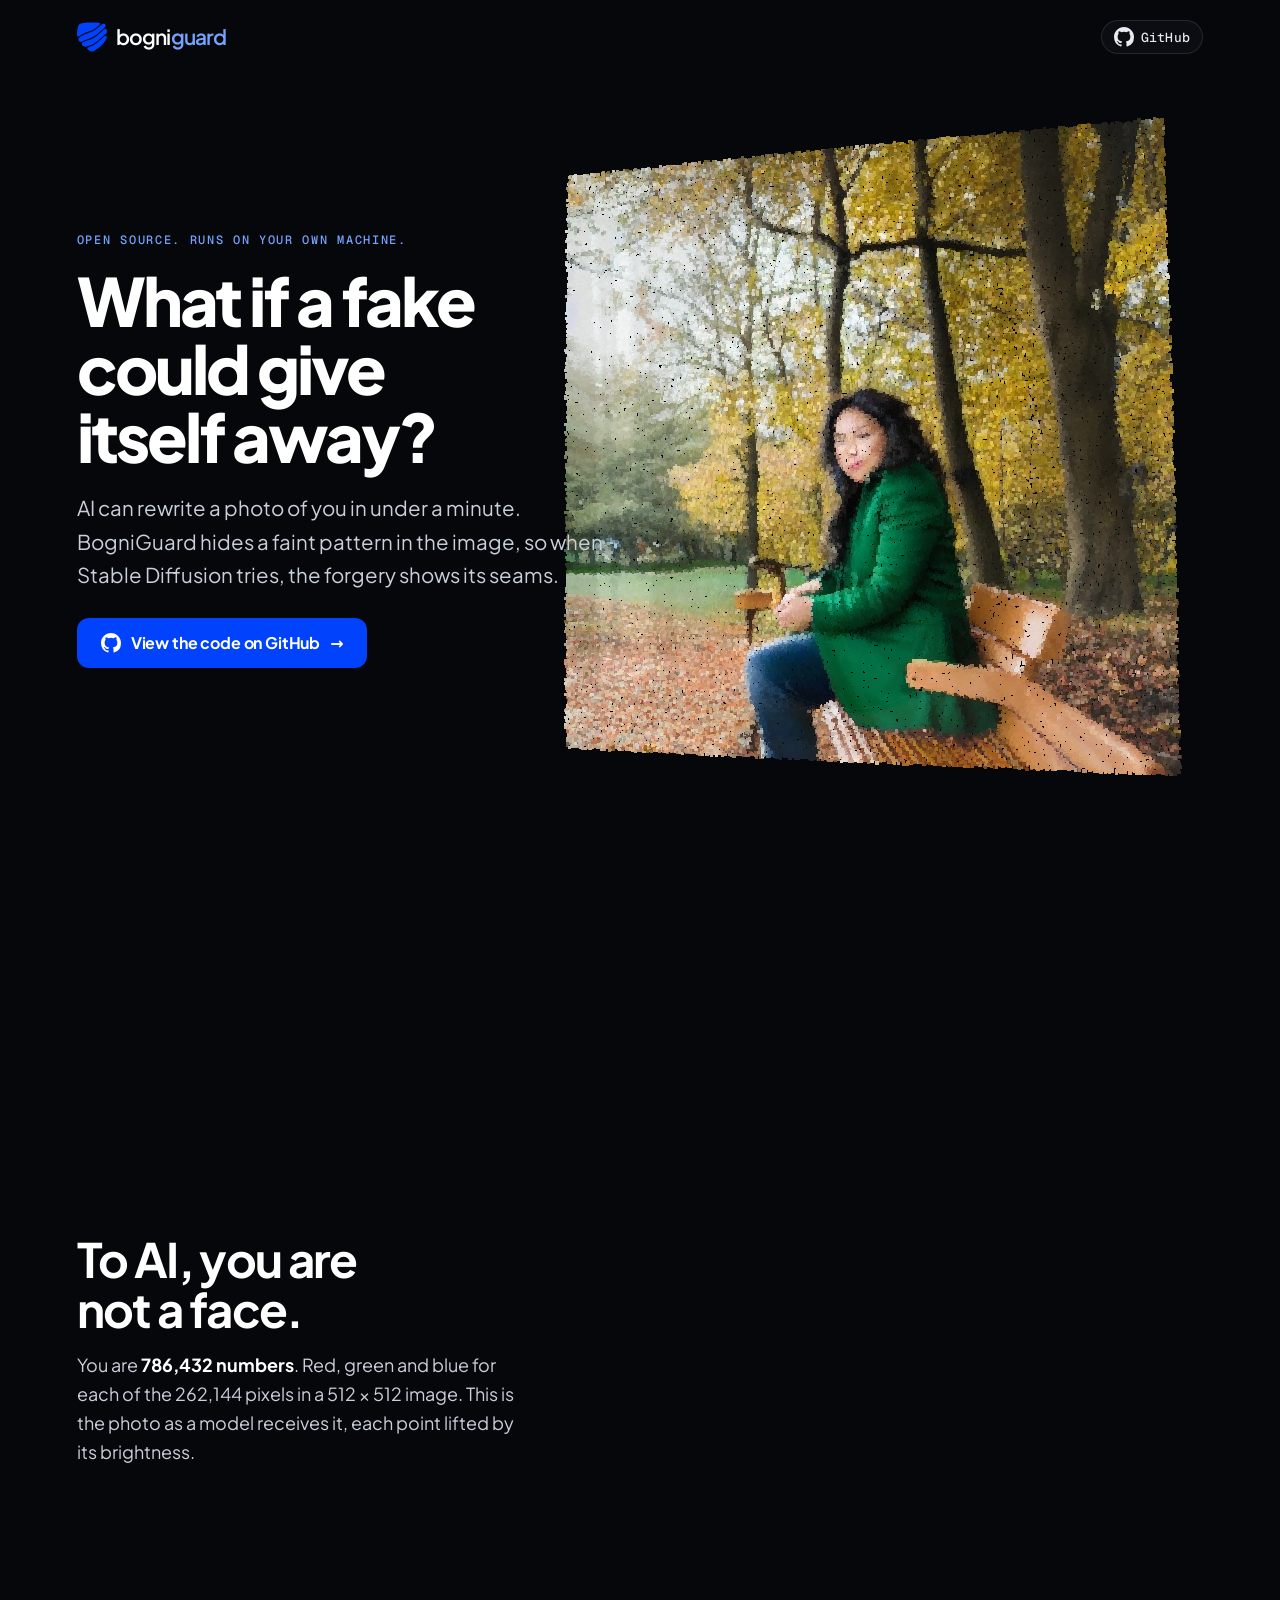
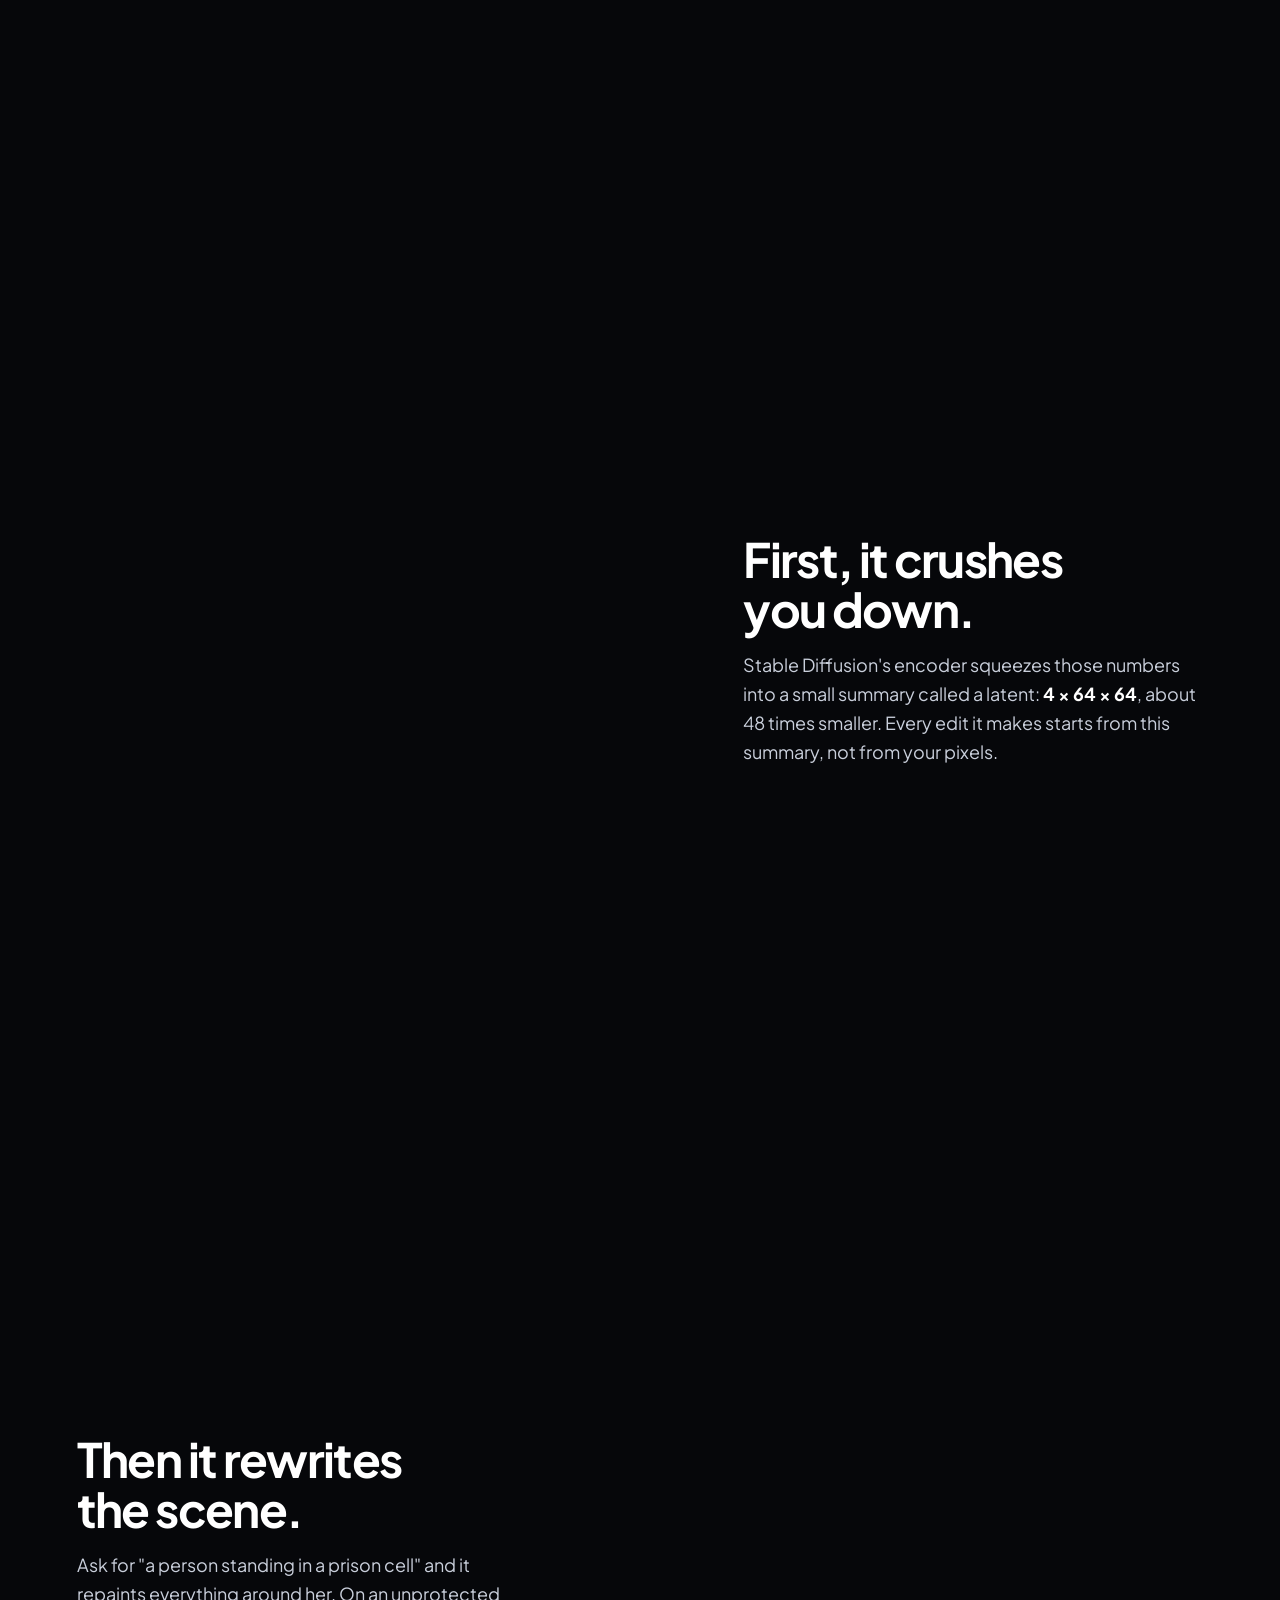
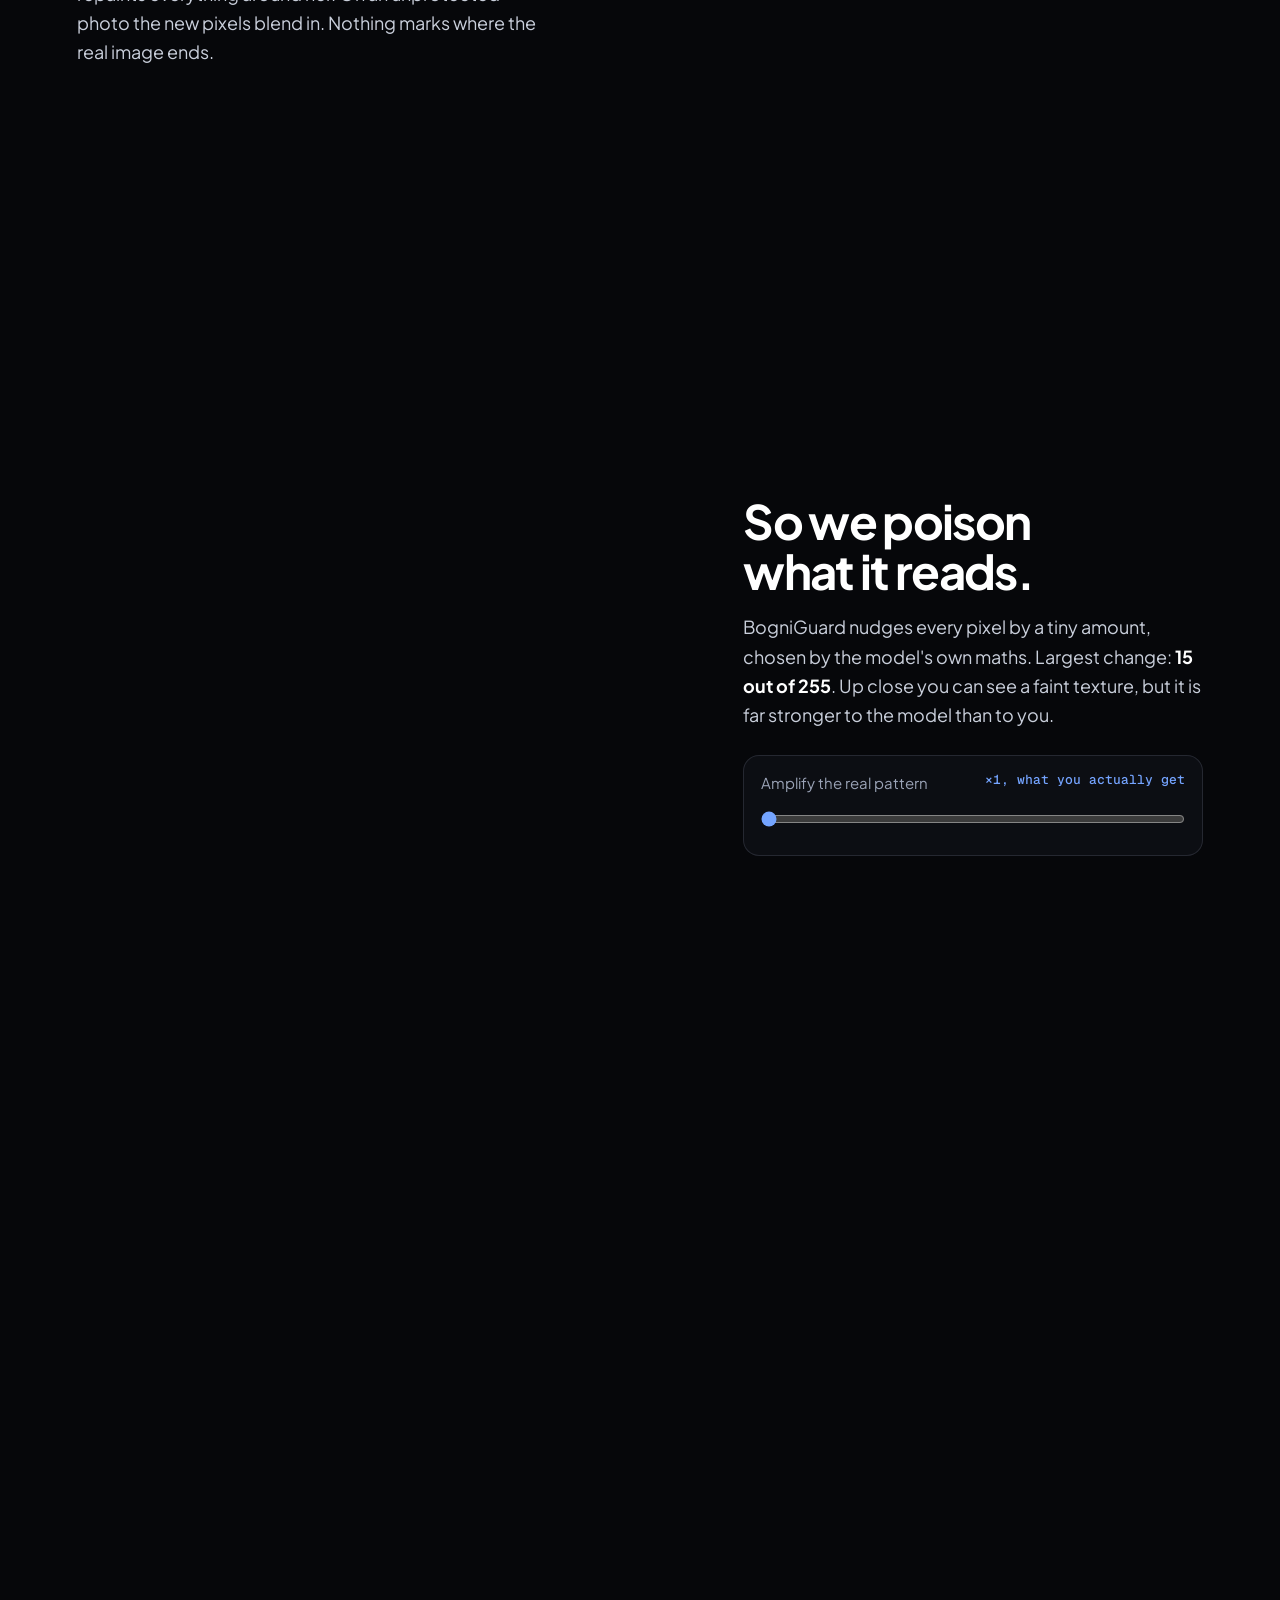
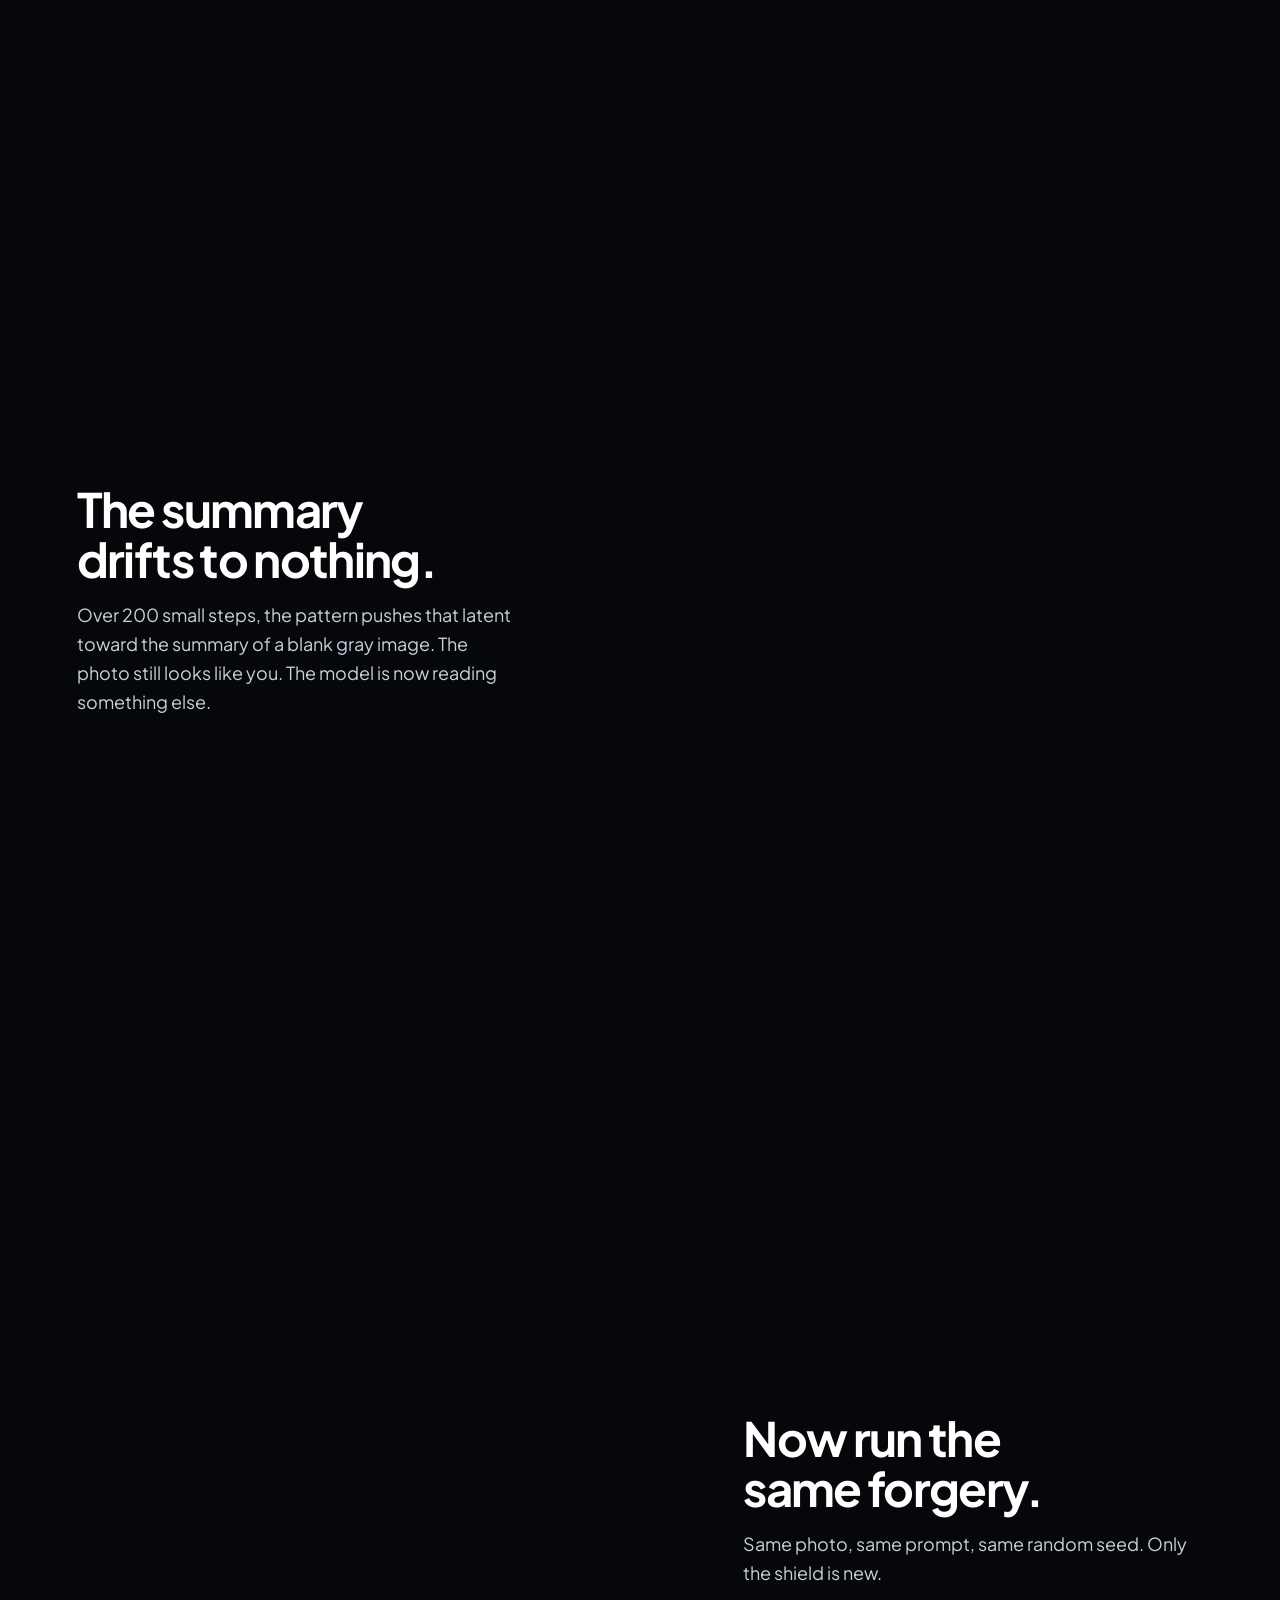
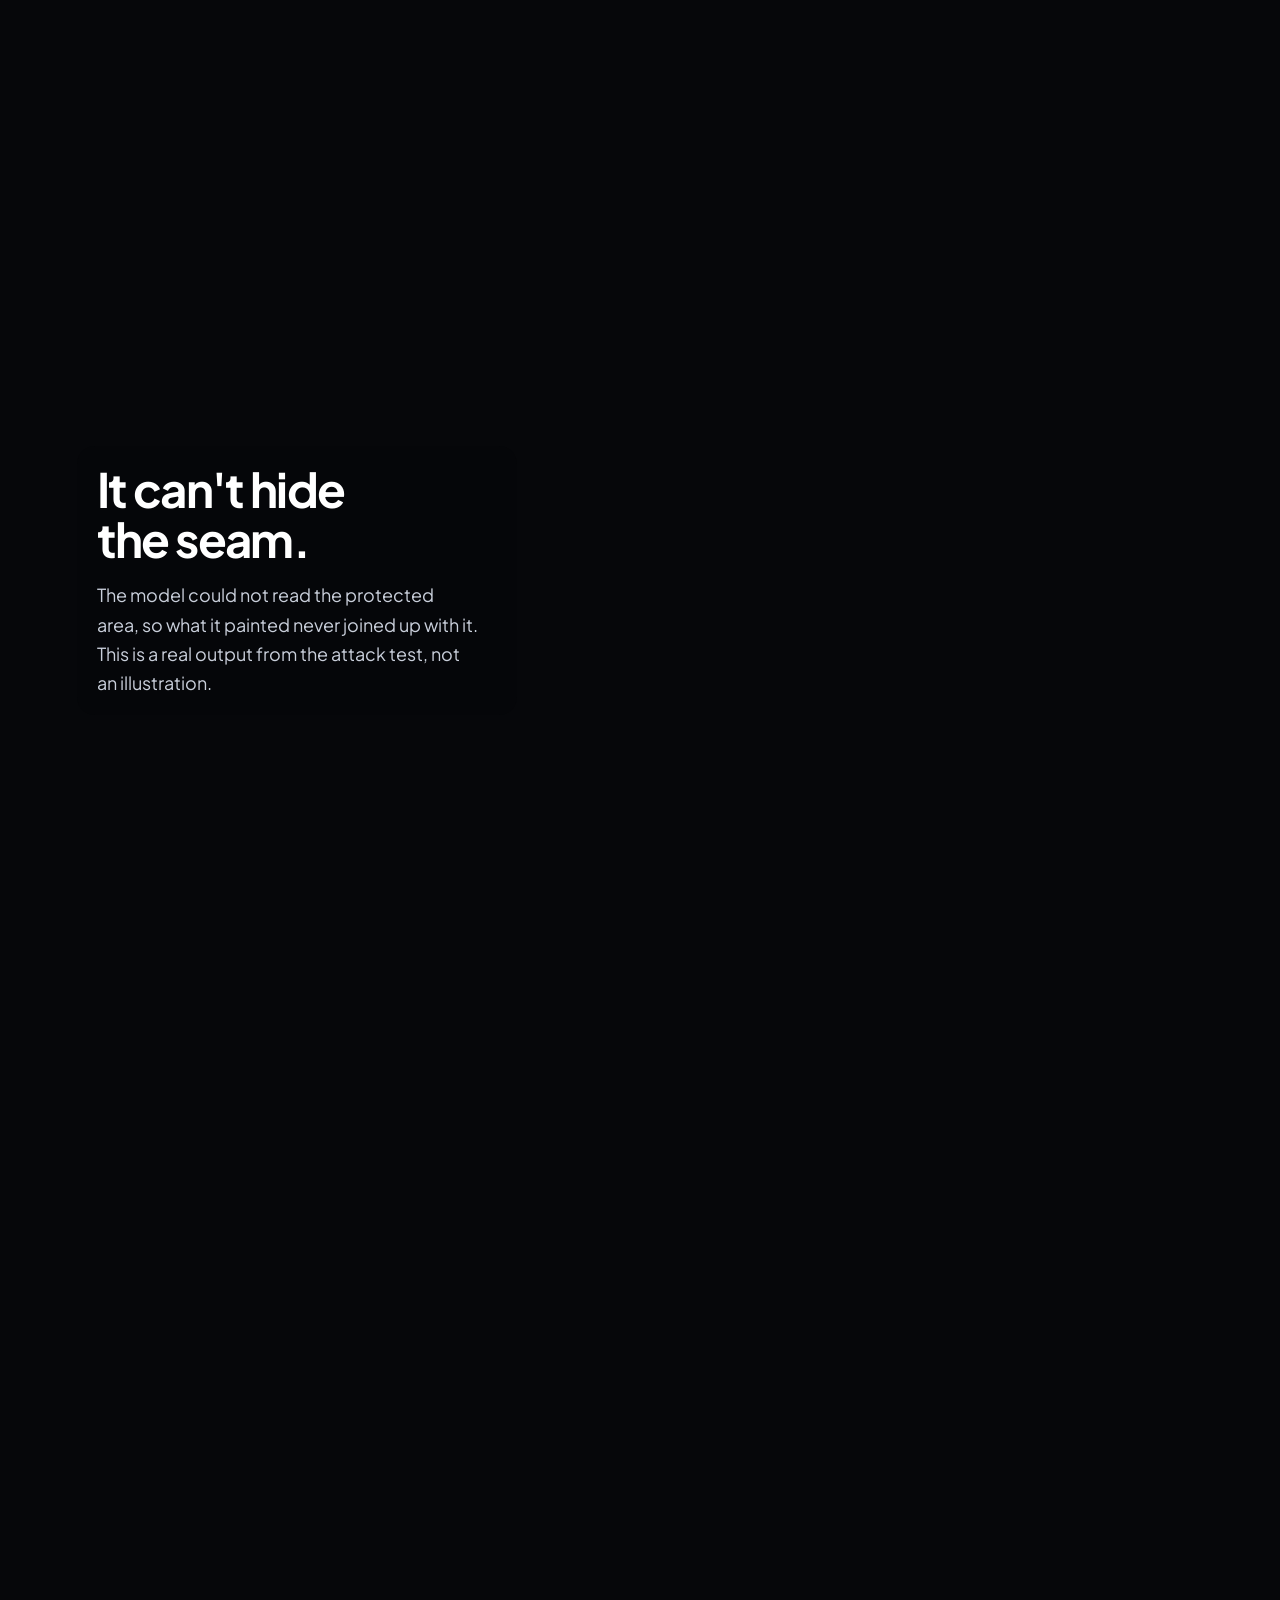
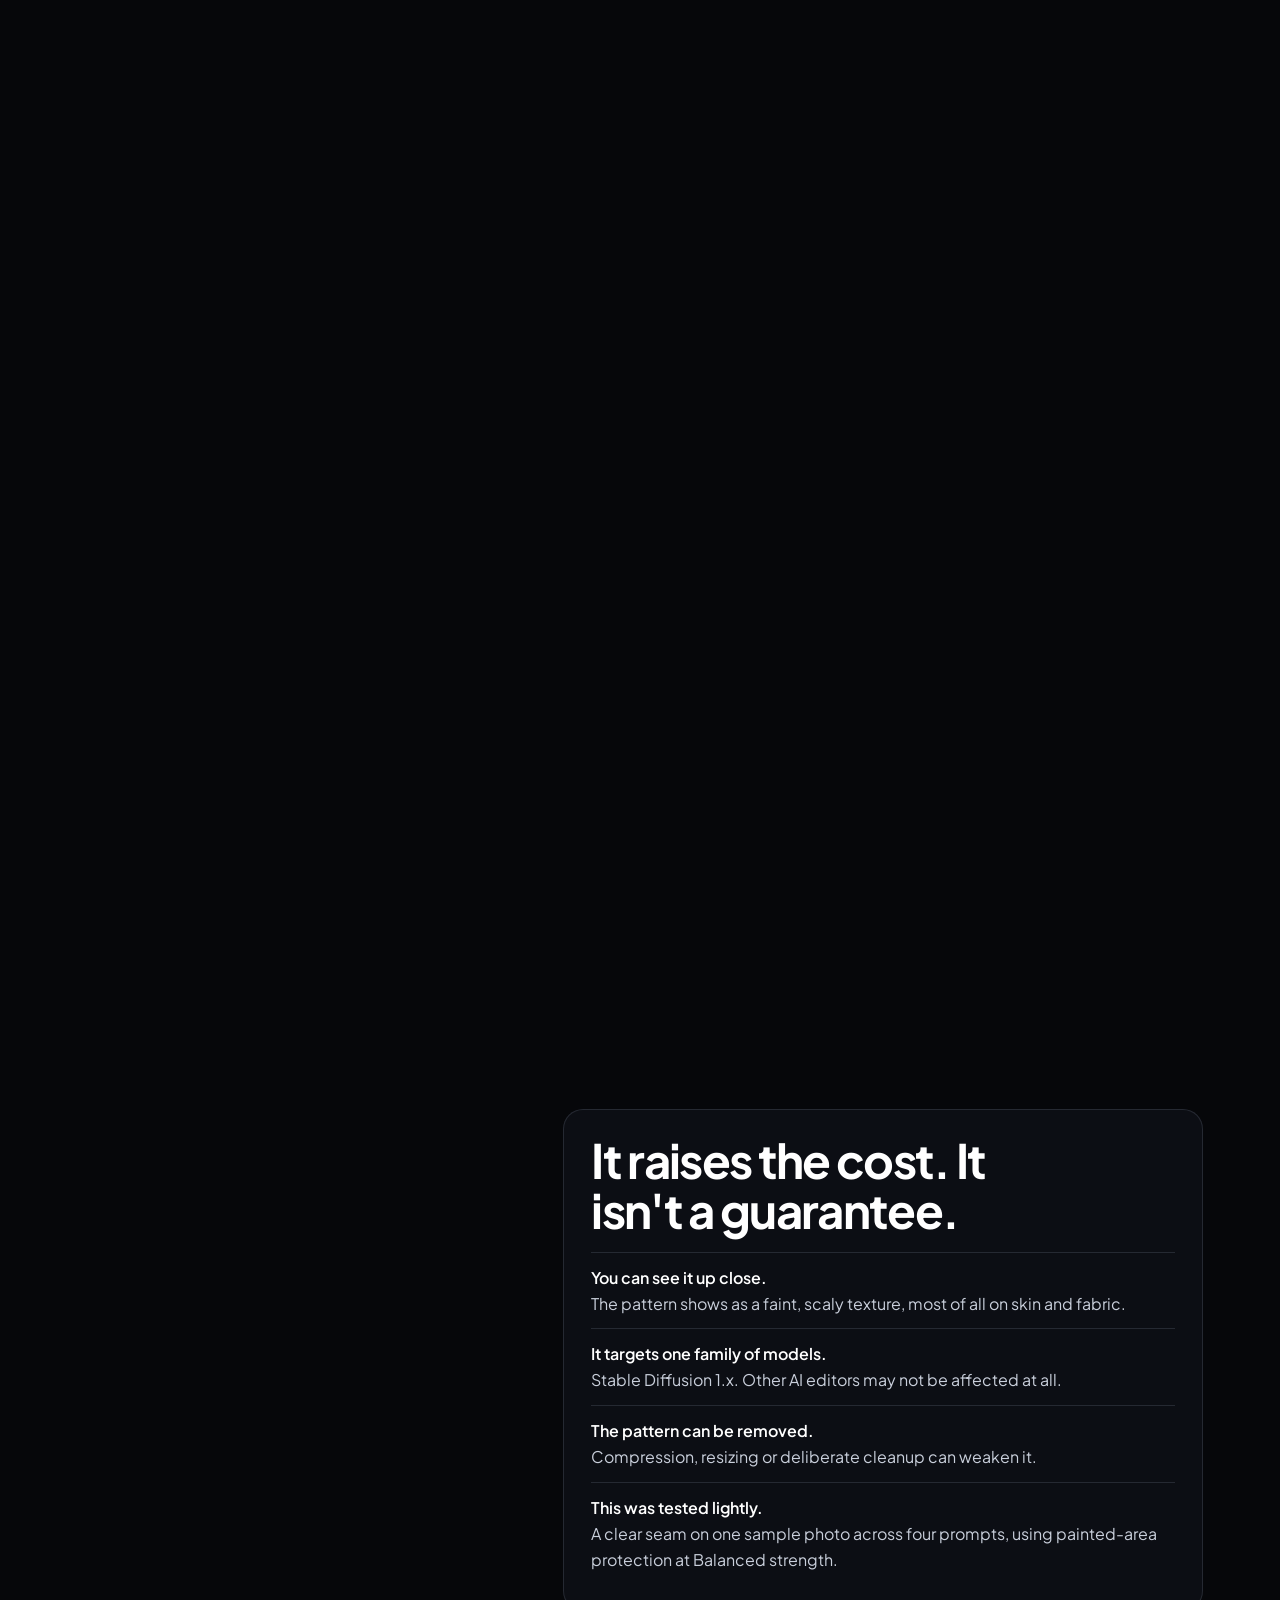
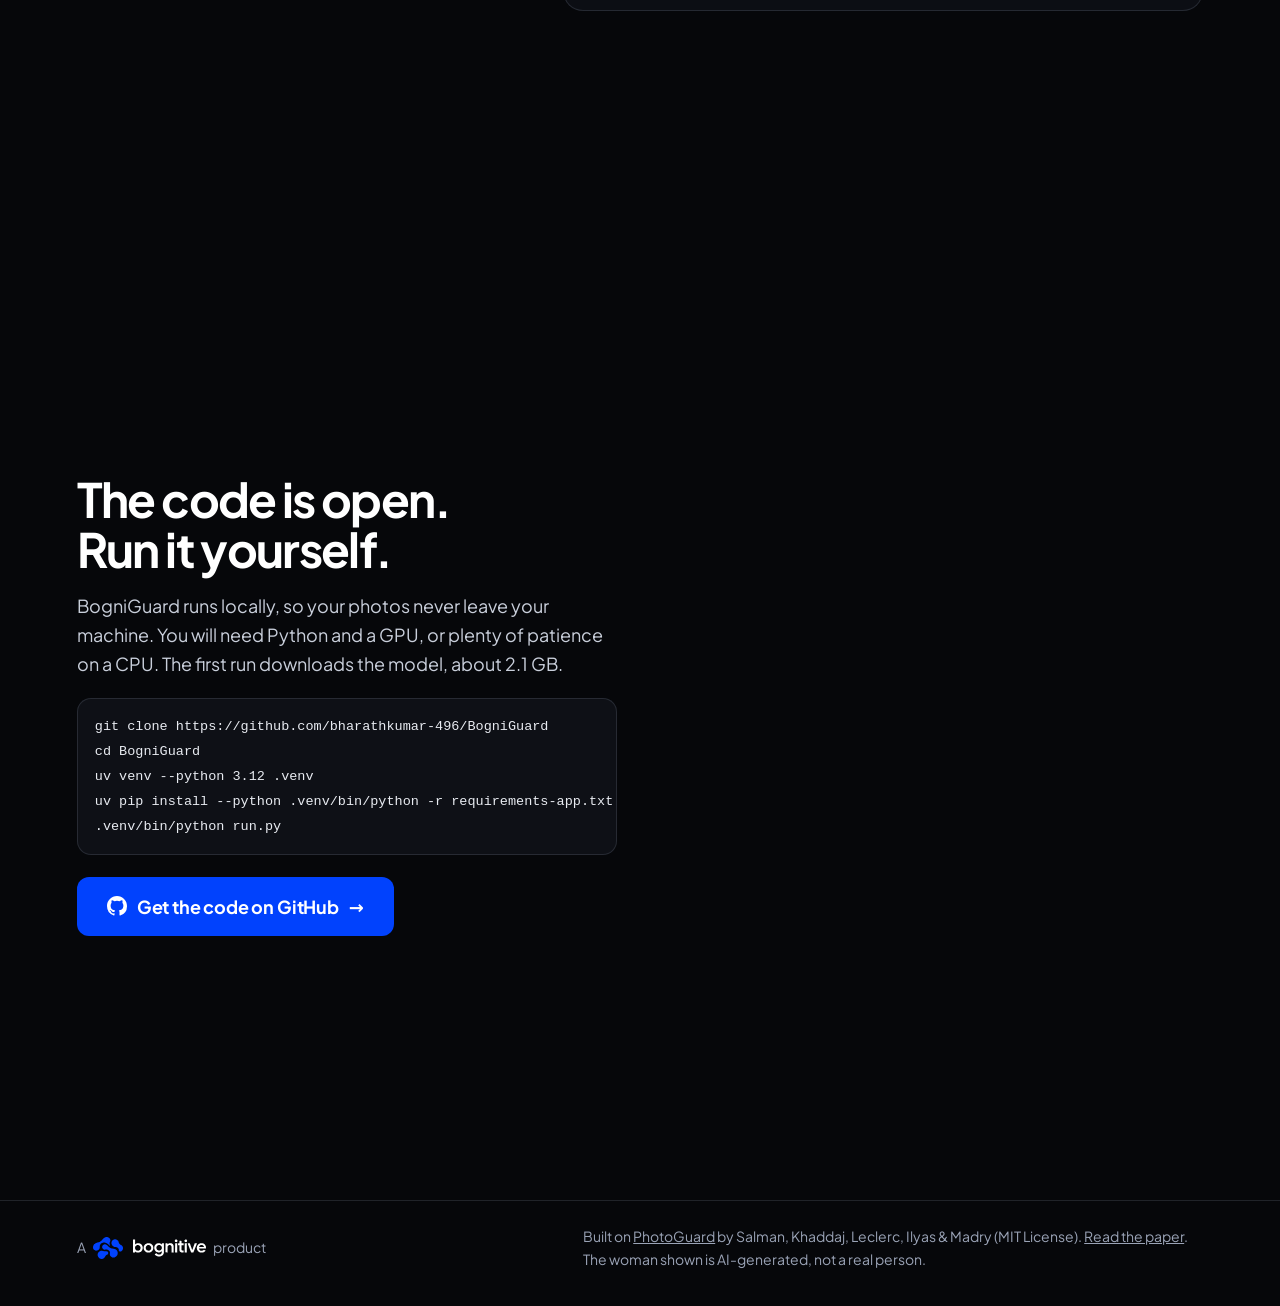
<file: site/index.html>
<!doctype html>
<html lang="en">
<head>
<meta charset="utf-8">
<meta name="viewport" content="width=device-width, initial-scale=1">
<meta name="theme-color" content="#06070a">
<title>BogniGuard</title>
<meta name="description" content="See how BogniGuard hides a protective pattern in a photo so Stable Diffusion forgeries give themselves away. Open source, built on PhotoGuard.">
<meta property="og:title" content="BogniGuard">
<meta property="og:description" content="Pull a real AI forgery apart with your scroll, and see how an invisible-to-the-model shield breaks it.">
<link rel="icon" href="img/favicon.svg" type="image/svg+xml">
<link rel="preload" href="fonts/jakarta.woff2" as="font" type="font/woff2" crossorigin>
<link rel="stylesheet" href="style.css">
<script>document.documentElement.classList.add("js")</script>
</head>
<body>
<canvas id="stage" aria-hidden="true"></canvas>
<div class="bar" id="bar" aria-hidden="true"></div>

<header>
  <a class="brand" href="#top" aria-label="BogniGuard, back to top"><img src="img/guard-mark.svg" alt="" width="30" height="30"><span>bogni<b>guard</b></span></a>
  <a class="source" href="https://github.com/bharathkumar-496/BogniGuard" rel="noopener"><svg class="gh" viewBox="0 0 16 16" width="20" height="20" aria-hidden="true"><path fill="currentColor" d="M8 0C3.58 0 0 3.58 0 8a8 8 0 0 0 5.47 7.59c.4.07.55-.17.55-.38v-1.34c-2.23.48-2.7-1.07-2.7-1.07-.36-.92-.89-1.17-.89-1.17-.73-.5.05-.49.05-.49.8.06 1.23.83 1.23.83.72 1.22 1.87.87 2.33.66.07-.52.28-.87.5-1.07-1.78-.2-3.64-.89-3.64-3.95 0-.87.31-1.59.82-2.15-.08-.2-.36-1.02.08-2.12 0 0 .67-.21 2.2.82a7.6 7.6 0 0 1 4 0c1.53-1.04 2.2-.82 2.2-.82.44 1.1.16 1.92.08 2.12.51.56.82 1.27.82 2.15 0 3.07-1.87 3.75-3.65 3.95.29.25.54.73.54 1.48v2.2c0 .21.15.46.55.38A8 8 0 0 0 16 8c0-4.42-3.58-8-8-8z"/></svg><span>GitHub</span></a>
</header>

<main id="top">
  <section class="act hero" data-state="hero">
    <div class="copy">
      <p class="kicker">Open source. Runs on your own machine.</p>
      <h1>What if a fake could give itself away?</h1>
      <p class="lede">AI can rewrite a photo of you in under a minute. BogniGuard hides a faint pattern in the image, so when Stable Diffusion tries, the forgery shows its seams.</p>
      <a class="cta" href="https://github.com/bharathkumar-496/BogniGuard" rel="noopener"><svg class="gh" viewBox="0 0 16 16" width="20" height="20" aria-hidden="true"><path fill="currentColor" d="M8 0C3.58 0 0 3.58 0 8a8 8 0 0 0 5.47 7.59c.4.07.55-.17.55-.38v-1.34c-2.23.48-2.7-1.07-2.7-1.07-.36-.92-.89-1.17-.89-1.17-.73-.5.05-.49.05-.49.8.06 1.23.83 1.23.83.72 1.22 1.87.87 2.33.66.07-.52.28-.87.5-1.07-1.78-.2-3.64-.89-3.64-3.95 0-.87.31-1.59.82-2.15-.08-.2-.36-1.02.08-2.12 0 0 .67-.21 2.2.82a7.6 7.6 0 0 1 4 0c1.53-1.04 2.2-.82 2.2-.82.44 1.1.16 1.92.08 2.12.51.56.82 1.27.82 2.15 0 3.07-1.87 3.75-3.65 3.95.29.25.54.73.54 1.48v2.2c0 .21.15.46.55.38A8 8 0 0 0 16 8c0-4.42-3.58-8-8-8z"/></svg><span>View the code on GitHub</span><i aria-hidden="true">→</i></a>
    </div>
  </section>

  <section class="act left" data-state="numbers">
    <div class="copy">
      <h2>To AI, you are not a face.</h2>
      <p>You are <strong>786,432 numbers</strong>. Red, green and blue for each of the 262,144 pixels in a 512 × 512 image. This is the photo as a model receives it, each point lifted by its brightness.</p>
    </div>
    <img class="fallback" src="img/sample.jpg" alt="The sample photo: an AI-generated woman in a green jacket on a park bench" loading="lazy">
  </section>

  <section class="act right" data-state="latent">
    <div class="copy">
      <h2>First, it crushes you down.</h2>
      <p>Stable Diffusion's encoder squeezes those numbers into a small summary called a latent: <strong>4 × 64 × 64</strong>, about 48 times smaller. Every edit it makes starts from this summary, not from your pixels.</p>
    </div>
  </section>

  <section class="act left" data-state="edit">
    <div class="copy">
      <h2>Then it rewrites the scene.</h2>
      <p>Ask for "a person standing in a prison cell" and it repaints everything around her. On an unprotected photo the new pixels blend in. Nothing marks where the real image ends.</p>
    </div>
    <img class="fallback" src="img/proof-original.jpg" alt="AI edit of the unprotected photo, which blends in" loading="lazy">
  </section>

  <section class="act right tall" data-state="shield">
    <div class="copy">
      <h2>So we poison what it reads.</h2>
      <p>BogniGuard nudges every pixel by a tiny amount, chosen by the model's own maths. Largest change: <strong>15 out of 255</strong>. Up close you can see a faint texture, but it is far stronger to the model than to you.</p>
      <div class="amp">
        <label for="amp"><span>Amplify the real pattern</span><output id="ampOut">×1, what you actually get</output></label>
        <input type="range" id="amp" min="1" max="10" step=".1" value="1">
      </div>
    </div>
    <img class="fallback" src="img/sample-pattern.png" alt="The protective pattern, amplified so it can be seen" loading="lazy">
  </section>

  <section class="act left" data-state="drift">
    <div class="copy">
      <h2>The summary drifts to nothing.</h2>
      <p>Over 200 small steps, the pattern pushes that latent toward the summary of a blank gray image. The photo still looks like you. The model is now reading something else.</p>
    </div>
  </section>

  <section class="act right" data-state="fakeA">
    <div class="copy">
      <h2>Now run the same forgery.</h2>
      <p>Same photo, same prompt, same random seed. Only the shield is new.</p>
    </div>
    <img class="fallback" src="img/proof-protected.jpg" alt="AI edit of the protected photo, with a hard seam around the protected oval" loading="lazy">
  </section>

  <section class="act peak" data-state="fakeB">
    <div class="copy">
      <h2>It can't hide the seam.</h2>
      <p>The model could not read the protected area, so what it painted never joined up with it. This is a real output from the attack test, not an illustration.</p>
    </div>
  </section>

  <section class="act limits" data-state="sober">
    <div class="copy wide">
      <h2>It raises the cost. It isn't a guarantee.</h2>
      <ul>
        <li><b>You can see it up close.</b> The pattern shows as a faint, scaly texture, most of all on skin and fabric.</li>
        <li><b>It targets one family of models.</b> Stable Diffusion 1.x. Other AI editors may not be affected at all.</li>
        <li><b>The pattern can be removed.</b> Compression, resizing or deliberate cleanup can weaken it.</li>
        <li><b>This was tested lightly.</b> A clear seam on one sample photo across four prompts, using painted-area protection at Balanced strength.</li>
      </ul>
    </div>
  </section>

  <section class="act close" data-state="close">
    <div class="copy">
      <h2>The code is open. Run it yourself.</h2>
      <p>BogniGuard runs locally, so your photos never leave your machine. You will need Python and a GPU, or plenty of patience on a CPU. The first run downloads the model, about 2.1 GB.</p>
      <pre tabindex="0"><code>git clone https://github.com/bharathkumar-496/BogniGuard
cd BogniGuard
uv venv --python 3.12 .venv
uv pip install --python .venv/bin/python -r requirements-app.txt
.venv/bin/python run.py</code></pre>
      <a class="cta big" href="https://github.com/bharathkumar-496/BogniGuard" rel="noopener"><svg class="gh" viewBox="0 0 16 16" width="20" height="20" aria-hidden="true"><path fill="currentColor" d="M8 0C3.58 0 0 3.58 0 8a8 8 0 0 0 5.47 7.59c.4.07.55-.17.55-.38v-1.34c-2.23.48-2.7-1.07-2.7-1.07-.36-.92-.89-1.17-.89-1.17-.73-.5.05-.49.05-.49.8.06 1.23.83 1.23.83.72 1.22 1.87.87 2.33.66.07-.52.28-.87.5-1.07-1.78-.2-3.64-.89-3.64-3.95 0-.87.31-1.59.82-2.15-.08-.2-.36-1.02.08-2.12 0 0 .67-.21 2.2.82a7.6 7.6 0 0 1 4 0c1.53-1.04 2.2-.82 2.2-.82.44 1.1.16 1.92.08 2.12.51.56.82 1.27.82 2.15 0 3.07-1.87 3.75-3.65 3.95.29.25.54.73.54 1.48v2.2c0 .21.15.46.55.38A8 8 0 0 0 16 8c0-4.42-3.58-8-8-8z"/></svg><span>Get the code on GitHub</span><i aria-hidden="true">→</i></a>
    </div>
  </section>
<footer>
  <a class="credit" href="https://bognitive.com" rel="noopener">A <img src="img/bognitive-on-dark.svg" alt="Bognitive" height="22"> product</a>
  <p>Built on <a href="https://github.com/MadryLab/photoguard" rel="noopener">PhotoGuard</a> by Salman, Khaddaj, Leclerc, Ilyas &amp; Madry (MIT License). <a href="https://arxiv.org/abs/2302.06588" rel="noopener">Read the paper</a>. The woman shown is AI-generated, not a real person.</p>
</footer>
</main>

<script type="module" src="app.js"></script>
</body>
</html>
</file>
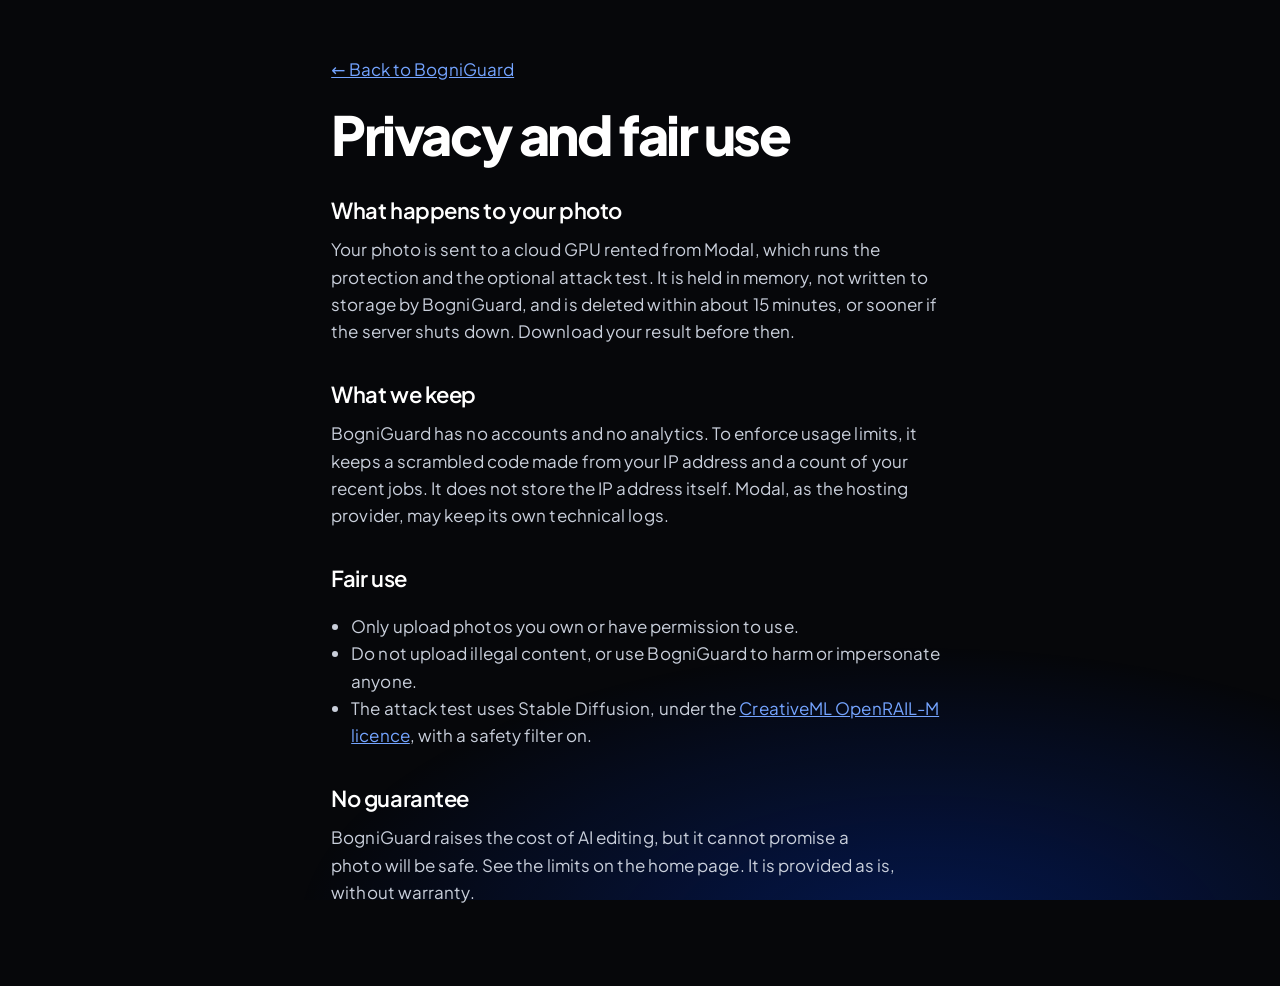
<file: web/privacy.html>
<!doctype html>
<html lang="en">
<head>
<meta charset="utf-8">
<meta name="viewport" content="width=device-width, initial-scale=1">
<title>BogniGuard Privacy</title>
<link rel="icon" href="brand/favicon.svg?v=6" type="image/svg+xml">
<link rel="stylesheet" href="style.css?v=6">
<style>.doc{max-width:720px;margin:auto;padding:56px var(--gutter) 80px}.doc h1{font-size:clamp(36px,5vw,54px);margin-bottom:28px}.doc h2{font-size:22px;font-weight:600;letter-spacing:-.02em;margin:32px 0 8px}.doc p,.doc li{color:var(--soft)}.doc ul{padding-left:20px}.doc a{color:var(--electric)}</style>
</head>
<body class="ready settled">
<main class="doc">
  <a href="/">← Back to BogniGuard</a>
  <h1 style="margin-top:24px">Privacy and fair use</h1>

  <h2>What happens to your photo</h2>
  <p>Your photo is sent to a cloud GPU rented from Modal, which runs the protection and the optional attack test. It is held in memory, not written to storage by BogniGuard, and is deleted within about 15 minutes, or sooner if the server shuts down. Download your result before then.</p>

  <h2>What we keep</h2>
  <p>BogniGuard has no accounts and no analytics. To enforce usage limits, it keeps a scrambled code made from your IP address and a count of your recent jobs. It does not store the IP address itself. Modal, as the hosting provider, may keep its own technical logs.</p>

  <h2>Fair use</h2>
  <ul>
    <li>Only upload photos you own or have permission to use.</li>
    <li>Do not upload illegal content, or use BogniGuard to harm or impersonate anyone.</li>
    <li>The attack test uses Stable Diffusion, under the <a href="https://huggingface.co/spaces/CompVis/stable-diffusion-license" rel="noopener">CreativeML OpenRAIL-M licence</a>, with a safety filter on.</li>
  </ul>

  <h2>No guarantee</h2>
  <p>BogniGuard raises the cost of AI editing, but it cannot promise a photo will be safe. See the limits on the home page. It is provided as is, without warranty.</p>
</main>
</body>
</html>
</file>
<file: site/style.css>
/* Type and palette from the Bognitive brand kit. Motion: gather, connect, settle. */
@font-face { font-family: "Plus Jakarta Sans"; src: url(fonts/jakarta.woff2) format("woff2"); font-weight: 200 800; font-display: swap; }
@font-face { font-family: "Geist Mono"; src: url(fonts/geist-mono.woff2) format("woff2"); font-weight: 100 900; font-display: swap; }

:root {
  --ink: #06070a; --surface: #0e1016; --hairline: rgba(170, 182, 206, .16);
  --text: #e8ebf1; --soft: #c9cfdb; --muted: #9aa3b6;
  --cobalt: #0142fd; --cobalt-hi: #1f5bff; --electric: #74a4ff;
  --ease: cubic-bezier(.23, 1, .32, 1);
  --sans: "Plus Jakarta Sans", system-ui, sans-serif;
  --mono: "Geist Mono", ui-monospace, Menlo, monospace;
  --gutter: clamp(20px, 6vw, 96px);
  color-scheme: dark;
}
* { box-sizing: border-box; }
html { background: var(--ink); scrollbar-color: #2a2f3c var(--ink); scrollbar-width: thin; overflow-x: clip; }
body { margin: 0; background: var(--ink); color: var(--text); font: 400 18px/1.62 var(--sans); -webkit-font-smoothing: antialiased; overflow-x: clip; }
::selection { background: var(--cobalt); color: #fff; }
h1, h2, p { margin: 0; }
h1, h2 { color: #fff; text-wrap: balance; }
p { text-wrap: pretty; }
a { color: inherit; }
:focus-visible { outline: 1.5px solid var(--electric); outline-offset: 4px; border-radius: 4px; }

#stage { position: fixed; inset: 0; width: 100%; height: 100%; z-index: 0; display: block; }
.bar { position: fixed; z-index: 3; top: 0; left: 0; right: 0; height: 2px; background: var(--electric); transform: scaleX(0); transform-origin: left; }

header { position: fixed; z-index: 3; top: 0; left: 0; right: 0; display: flex; justify-content: space-between; align-items: center; padding: 20px var(--gutter); pointer-events: none; }
header a { pointer-events: auto; }
.brand { display: flex; align-items: center; gap: 9px; text-decoration: none; font-size: 21px; font-weight: 600; letter-spacing: -.04em; color: #fff; }
.brand b { font-weight: 600; color: var(--electric); }
.source { display: inline-flex; align-items: center; gap: 7px; font: 500 13px var(--mono); letter-spacing: .02em; text-decoration: none; padding: 7px 13px; border-radius: 99px; background: rgba(14, 16, 22, .8); box-shadow: inset 0 0 0 1px var(--hairline); transition: box-shadow .3s; }
.source:hover { box-shadow: inset 0 0 0 1px var(--electric); }

main { position: relative; z-index: 1; }
.act { position: relative; min-height: 100vh; display: flex; align-items: center; padding: 96px var(--gutter); }
.tall { min-height: 150vh; }
.left .copy, .hero .copy { margin-right: auto; }
.right .copy { margin-left: auto; }
.copy { width: min(100%, 460px); opacity: 0; transform: translateY(36px); transition: opacity .7s var(--ease), transform .7s var(--ease); }
html:not(.js) .copy, .copy.seen { opacity: 1; transform: none; }
.tall .copy { position: sticky; top: 22vh; align-self: flex-start; }

.kicker { font: 500 12px/1.4 var(--mono); letter-spacing: .14em; text-transform: uppercase; color: var(--electric); margin-bottom: 18px; }
h1 { font-size: clamp(42px, 5.2vw, 76px); line-height: 1.02; font-weight: 800; letter-spacing: -.045em; }
.hero .copy { width: min(100%, 540px); }
h2 { font-size: clamp(32px, 3.7vw, 50px); line-height: 1.06; font-weight: 700; letter-spacing: -.035em; margin-bottom: 16px; }
.lede { margin-top: 22px; font-size: clamp(18px, 1.6vw, 21px); color: var(--soft); }
.copy p:not(.kicker):not(.lede) { color: var(--soft); }
strong { color: #fff; font-weight: 700; }

.amp { margin-top: 26px; padding: 16px 18px; border-radius: 16px; background: rgba(14, 16, 22, .86); box-shadow: inset 0 0 0 1px var(--hairline); }
.amp label { display: flex; flex-wrap: wrap; justify-content: space-between; gap: 2px 14px; font-size: 15px; color: var(--muted); margin-bottom: 10px; }
.amp output { font: 500 13px var(--mono); color: var(--electric); }
.amp input { width: 100%; height: 28px; margin: 0; accent-color: var(--electric); cursor: ew-resize; }

.peak { min-height: 240vh; align-items: flex-end; }
.peak .copy { position: sticky; bottom: 6vh; width: min(100%, 440px); padding: 18px 20px; border-radius: 18px; background: rgba(6, 7, 10, .78); }

.limits .wide { width: min(100%, 640px); padding: 26px 28px; border-radius: 20px; background: rgba(14, 16, 22, .92); box-shadow: inset 0 0 0 1px var(--hairline); margin-left: auto; }
.limits ul { list-style: none; margin: 0; padding: 0; }
.limits li { padding: 12px 0; border-top: 1px solid var(--hairline); color: var(--soft); font-size: 16px; }
.limits b { display: block; color: #fff; font-weight: 600; }

.close { min-height: 110vh; }
.close .copy { width: min(100%, 540px); }
pre { margin: 20px 0 22px; padding: 16px 18px; border-radius: 14px; background: var(--surface); box-shadow: inset 0 0 0 1px var(--hairline); overflow-x: auto; font: 400 13.5px/1.7 var(--mono); color: var(--text); }
.cta { position: relative; overflow: hidden; display: inline-flex; align-items: center; gap: 10px; min-height: 50px; margin-top: 26px; padding: 12px 24px; border-radius: 12px; background: var(--cobalt); color: #fff; font-weight: 700; font-size: 16px; letter-spacing: -.01em; text-decoration: none; transition: background .3s, transform .4s var(--ease); }
.cta:hover { background: var(--cobalt-hi); transform: translateY(-3px); box-shadow: 0 16px 36px -14px var(--cobalt-hi); }
.cta i { font-style: normal; transition: transform .4s var(--ease); }
.cta:hover i { transform: translateX(6px); }
.cta.big { margin-top: 0; font-size: 18px; padding: 15px 30px; }
.gh { flex: none; }

footer { position: relative; z-index: 1; display: flex; flex-wrap: wrap; align-items: center; justify-content: space-between; gap: 14px; padding: 24px var(--gutter) 36px; border-top: 1px solid var(--hairline); background: var(--ink); font-size: 14px; color: var(--muted); }
footer p { max-width: 62ch; }
.credit { display: inline-block; line-height: 22px; text-decoration: none; white-space: nowrap; }
.credit img { display: inline-block; height: 22px; width: auto; margin: 0 5px; vertical-align: -6.50px; } /* letters sit on the text baseline */

.fallback { display: none; }
.no3d #stage { display: none; }
.no3d .fallback { display: block; width: min(100%, 460px); border-radius: 16px; margin: 0 auto; }
.no3d .act { flex-direction: column; justify-content: center; gap: 22px; }
.no3d .copy { margin: 0 auto; }

@supports (height: 1svh) { @media (max-width: 860px) { body { --split: 48svh !important; } } }
@media (max-width: 860px) {
  /* Phones: the stage holds the top half. The text has its own scrolling panel in the
     bottom half, so it stops at the middle of the screen and fades at the panel's edge. */
  html, body { height: 100%; overflow: hidden; overscroll-behavior: none; }
  body { --split: 48vh; font-size: 17px; }
  #stage { height: var(--split); z-index: 2; background: var(--ink); }
  header { padding-top: 14px; padding-bottom: 14px; }
  main { position: fixed; top: var(--split); left: 0; right: 0; bottom: 0; z-index: 1; overflow-x: hidden; overflow-y: auto; -webkit-overflow-scrolling: touch; overscroll-behavior: contain; -webkit-mask-image: linear-gradient(to bottom, transparent 0, #000 56px); mask-image: linear-gradient(to bottom, transparent 0, #000 56px); }
  .no3d main { position: relative; top: 0; height: 100%; -webkit-mask-image: none; mask-image: none; }
  .no3d #stage { display: none; }
  .act { display: block; min-height: 54vh; padding: 56px var(--gutter) 36px; }
  .copy, .hero .copy, .peak .copy, .close .copy, .limits .wide { width: 100%; margin: 0; padding: 0; border-radius: 0; background: none; box-shadow: none; }
  .tall { min-height: 78vh; }
  .peak { min-height: 96vh; }
  .tall .copy, .peak .copy { position: static; }
  .close { min-height: 54vh; }
  h1 { font-size: clamp(34px, 9.6vw, 48px); }
  h2 { font-size: clamp(28px, 8vw, 40px); }
  .lede { margin-top: 14px; font-size: 17px; }
  .cta { margin-top: 18px; }
  pre { font-size: 12.5px; }
  footer { position: relative; }
}
.no3d .act { display: flex; padding-top: 96px; }
@media (prefers-reduced-motion: reduce) {
  .copy { transition: none; transform: none; opacity: 1; }
  .cta { transition: none; }
}
</file>
<file: web/style.css>
/* Type and palette follow the Bognitive brand kit. Motion: gather, connect, settle. */
@font-face { font-family: "Plus Jakarta Sans"; src: url(fonts/jakarta.woff2) format("woff2"); font-weight: 200 800; font-display: swap; }
@font-face { font-family: "Geist Mono"; src: url(fonts/geist-mono.woff2) format("woff2"); font-weight: 100 900; font-display: swap; }

:root {
  --ink: #06070a;
  --surface: #0e1016;
  --surface-2: #161924;
  --hairline: rgba(170, 182, 206, .16);
  --white: #fff;
  --text: #e8ebf1;
  --soft: #c9cfdb;
  --muted: #9aa3b6;
  --cobalt: #0142fd;
  --cobalt-hi: #1f5bff;
  --electric: #74a4ff;
  --violet: #8f72ff;
  --tint: rgba(116, 164, 255, .1);
  --radius: 20px;
  --sans: "Plus Jakarta Sans", system-ui, sans-serif;
  --mono: "Geist Mono", ui-monospace, Menlo, monospace;
  --ease: cubic-bezier(.23, 1, .32, 1);
  --gutter: clamp(16px, 4vw, 64px);
  color-scheme: dark;
}

* { box-sizing: border-box; }
[hidden] { display: none !important; }
html { background: var(--ink); scrollbar-color: #2a2f3c var(--ink); scrollbar-width: thin; overflow-x: clip; }
body {
  margin: 0; min-height: 100vh; background: var(--ink); color: var(--text);
  font: 400 17px/1.6 var(--sans); letter-spacing: .005em;
  -webkit-font-smoothing: antialiased; text-rendering: optimizeLegibility; overflow-x: clip;
}
body::before {
  content: ""; position: fixed; inset: 0; z-index: 0; pointer-events: none;
  background: radial-gradient(70vw 46vh at 72% 104%, rgba(1, 66, 253, .28), transparent 70%);
}
::selection { background: var(--cobalt); color: #fff; }
#field { position: fixed; inset: 0; width: 100%; height: 100%; pointer-events: none; z-index: 0; }
header, main, footer { position: relative; z-index: 1; }
img { display: block; max-width: 100%; }
a { color: inherit; }
h1, h2, h3, p { margin: 0; }
h1, h2, h3 { text-wrap: balance; color: var(--white); }
p { text-wrap: pretty; }
:focus-visible { outline: 1.5px solid var(--electric); outline-offset: 4px; border-radius: 4px; }
.accent { color: var(--electric); }

/* Reading progress */
.progress { position: fixed; z-index: 4; left: 0; top: 0; right: 0; height: 2px; background: var(--electric); transform: scaleX(0); transform-origin: left; }

/* Opening sting */
.sting { display: none; }
html.js .sting { position: fixed; inset: 0; z-index: 20; background: var(--ink); display: flex; flex-direction: column; align-items: center; justify-content: center; gap: 22px; overflow: hidden; }
.sting.out { opacity: 0; transition: opacity .35s linear; pointer-events: none; }
.sting-mark { position: relative; width: min(30vw, 170px); overflow: visible; }
.sting .lobe { fill: var(--cobalt); transform-box: fill-box; transform-origin: center; animation: pop .6s var(--ease) backwards; }
.sting .l3 { animation-delay: .2s; --dx: 46px; --dy: 66px; }
.sting .l2 { animation-delay: .32s; --dx: 26px; --dy: 38px; }
.sting .l1 { animation-delay: .44s; --dx: -26px; --dy: -38px; }
.sting .l0 { animation-delay: .56s; --dx: -46px; --dy: -66px; }
@keyframes pop { from { opacity: 0; transform: translate(var(--dx, 0), var(--dy, 0)) scale(.2); } }
.sting-word { position: relative; font-size: clamp(34px, 6vw, 64px); font-weight: 600; letter-spacing: -.04em; color: #fff; animation: name .7s var(--ease) 1s backwards; }
.sting-word span { color: var(--electric); }
@keyframes name { from { opacity: 0; transform: translateY(36px); letter-spacing: .08em; } }
.sting-blob { position: absolute; left: 50%; top: 42%; width: 240vmax; height: 240vmax; margin: -120vmax; background: var(--cobalt); border-radius: 58% 42% 55% 45% / 46% 56% 44% 54%; transform: scale(0); }
.sting.fill .sting-blob { transform: scale(1); transition: transform .7s var(--ease); }
.sting.fill .sting-mark .lobe { fill: #fff; transition: fill .3s; }
.sting.fill .sting-word span { color: #fff; transition: color .3s; }

/* Blob wipe between scenes */
.wipe { position: fixed; z-index: 15; left: -10vmax; bottom: -10vmax; width: 280vmax; height: 280vmax; margin: -140vmax; background: var(--cobalt); border-radius: 58% 42% 55% 45% / 46% 56% 44% 54%; transform: scale(0); pointer-events: none; visibility: hidden; }
.wipe.in { visibility: visible; transform: scale(1); transition: transform .42s var(--ease); }
.wipe.out { visibility: visible; transform: scale(1); opacity: 0; transition: opacity .34s linear; }

/* Header */
.top { display: flex; align-items: center; justify-content: space-between; max-width: 1312px; margin: auto; padding: 22px var(--gutter); }
.brand { display: flex; align-items: center; gap: 9px; text-decoration: none; }
.brand-mark { width: 30px; height: 30px; overflow: visible; }
.brand-mark .lobe { fill: var(--cobalt); transform-box: fill-box; transform-origin: center; transition: transform .6s var(--ease); }
.brand:hover .l0 { transform: translate(-1.5px, -3px); } .brand:hover .l1 { transform: translate(-.5px, -1px); } .brand:hover .l2 { transform: translate(.5px, 1px); } .brand:hover .l3 { transform: translate(1.5px, 3px); }
.brand-word { font-size: 21px; font-weight: 600; letter-spacing: -.04em; color: #fff; }
.brand-word span { color: var(--electric); }
.device { display: flex; align-items: center; gap: 8px; font: 500 12px var(--mono); letter-spacing: .04em; color: var(--muted); }
.device i { width: 7px; height: 7px; border-radius: 50%; background: var(--muted); }
.device.on i { background: var(--electric); box-shadow: 0 0 10px var(--electric); animation: breathe 3s ease-in-out infinite; }
.device.off i { background: var(--violet); }
@keyframes breathe { 50% { opacity: .45; } }

/* Entrances wait for the sting. settled forces final state in case animations stall. */
html.js body:not(.ready) .e-in, html.js body:not(.ready) h1 .w > span { opacity: 0; }
body.ready .e-in { animation: rise .8s var(--ease) var(--d, 0s) backwards; }
@keyframes rise { from { opacity: 0; transform: translateY(36px); } }
body.ready.settled .e-in, body.ready.settled h1 .w > span, html.js body.ready.settled h1 .w > span { animation: none; transform: none; opacity: 1; letter-spacing: inherit; }

/* Hero */
.hero { display: grid; grid-template-columns: 1.1fr .9fr; gap: 72px; align-items: center; max-width: 1312px; margin: auto; padding: 36px var(--gutter) 100px; }
.eyebrow { font: 500 12px/1.4 var(--mono); letter-spacing: .14em; text-transform: uppercase; color: var(--electric); margin-bottom: 18px; }
.eyebrow.violet { color: var(--violet); }
h1 { font-size: clamp(44px, 6.8vw, 88px); line-height: 1; font-weight: 800; letter-spacing: -.045em; }
.w { display: inline-block; overflow: hidden; vertical-align: bottom; padding: .04em .03em .14em 0; margin-bottom: -.14em; }
.w > span { display: inline-block; }
body.ready h1 .w > span { animation: word .9s var(--ease) var(--w, 0s) backwards; }
@keyframes word { from { transform: translateY(110%); letter-spacing: .08em; } }
h1 em { font-style: normal; color: var(--electric); }
.lede { max-width: 33em; margin-top: 24px; font-size: clamp(17px, 1.5vw, 20px); color: var(--soft); }

.spot { --mx: 50%; --my: 50%; }
.drop {
  position: relative; display: flex; align-items: center; gap: 22px; margin-top: 32px; padding: 22px 26px;
  border-radius: var(--radius); background: var(--surface); box-shadow: inset 0 0 0 1px var(--hairline); cursor: pointer; overflow: hidden;
  transition: transform .4s var(--ease), box-shadow .4s var(--ease);
}
.drop::before { content: ""; position: absolute; inset: 0; pointer-events: none; opacity: 0; transition: opacity .4s; background: radial-gradient(260px circle at var(--mx) var(--my), rgba(1, 66, 253, .4), transparent 70%); }
.drop:hover::before, .drop.over::before { opacity: 1; }
.drop:hover, .drop.over { transform: translateY(-3px); box-shadow: inset 0 0 0 1px var(--electric); }
.drop-mark { position: relative; width: 58px; height: 58px; flex: none; overflow: visible; }
.drop-mark .lobe { fill: var(--cobalt); transform-box: fill-box; transform-origin: center; transition: transform .6s var(--ease), fill .4s; }
.drop:hover .lobe, .drop.over .lobe { fill: var(--electric); }
.drop:hover .l0, .drop.over .l0 { transform: translate(-3px, -5px); }
.drop:hover .l1, .drop.over .l1 { transform: translate(-1px, -2px); }
.drop:hover .l2, .drop.over .l2 { transform: translate(1px, 2px); }
.drop:hover .l3, .drop.over .l3 { transform: translate(3px, 5px); }
.drop-text { position: relative; display: flex; flex-direction: column; }
.drop strong { font-size: 21px; font-weight: 700; letter-spacing: -.02em; color: #fff; }
.drop-text > span { color: var(--muted); font-size: 15px; }
.link { all: unset; margin-top: 16px; color: var(--text); cursor: pointer; font-size: 15px; font-weight: 500; }
.link span { display: inline-block; transition: transform .4s var(--ease); }
.link:hover { color: var(--electric); }
.link:hover span { transform: translateX(6px); }
.link:focus-visible { outline: 1.5px solid var(--electric); outline-offset: 4px; }

.hero-side { position: relative; perspective: 1000px; }
.ghost-mark { position: absolute; width: 128%; left: -14%; top: -14%; overflow: visible; opacity: .16; transform: translateY(var(--scroll, 0)); pointer-events: none; }
.ghost-mark .lobe { fill: var(--cobalt); transform-box: fill-box; transform-origin: center; animation: drift 9s ease-in-out infinite; }
.ghost-mark .l1 { animation-delay: -2s; } .ghost-mark .l2 { animation-delay: -4s; } .ghost-mark .l3 { animation-delay: -6s; }
@keyframes drift { 50% { transform: translate(3px, -6px) scale(1.025); } }
.hero-demo { position: relative; margin: 0; aspect-ratio: 1; border-radius: var(--radius); overflow: hidden; background: var(--surface); box-shadow: 0 40px 110px -40px rgba(1, 66, 253, .8), 0 0 0 1px var(--hairline); transform: rotateX(var(--rx, 0deg)) rotateY(var(--ry, 0deg)); will-change: transform; cursor: ew-resize; }
.hero-demo > .hd-base, .hd-layer img { position: absolute; top: 0; left: 0; width: 100%; height: 100%; object-fit: cover; }
.hd-layer { position: absolute; inset: 0; clip-path: inset(0 0 0 var(--sweep, 55%)); background: var(--cobalt); }
.hd-layer img { mix-blend-mode: luminosity; }
.hd-bar { position: absolute; top: 0; bottom: 0; left: var(--sweep, 55%); width: 2px; margin-left: -1px; background: #fff; box-shadow: 0 0 20px 3px var(--electric); }
.hero-demo figcaption { position: absolute; left: 12px; right: 12px; bottom: 12px; display: flex; justify-content: space-between; font: 500 12px var(--mono); }
.hero-demo figcaption span { padding: 4px 9px; border-radius: 7px; background: rgba(6, 7, 10, .82); }
.chip { position: absolute; padding: 6px 12px; border-radius: 99px; font: 500 12px var(--mono); color: var(--text); background: rgba(14, 16, 22, .86); box-shadow: inset 0 0 0 1px var(--hairline); backdrop-filter: blur(8px); animation: float 7s ease-in-out infinite; }
.c1 { top: 8%; left: -6%; } .c2 { top: 44%; right: -6%; animation-delay: -2.4s; } .c3 { bottom: 13%; left: -4%; animation-delay: -4.6s; }
@keyframes float { 50% { transform: translateY(-11px); } }

/* Studio */
.studio { max-width: 1312px; margin: auto; padding: 8px var(--gutter) 80px; }
body[data-view="studio"] .hero, body[data-view="studio"] .proof, body[data-view="studio"] .how, body[data-view="studio"] .limits { display: none; }
.steps { position: relative; display: inline-flex; gap: 6px; list-style: none; margin: 0 0 26px; padding: 0; font: 500 12px var(--mono); letter-spacing: .04em; counter-reset: s; }
.steps::before { content: ""; position: absolute; top: 0; bottom: 0; left: 0; width: var(--pw, 0); transform: translateX(var(--px, 0)); background: var(--cobalt); border-radius: 99px; transition: transform .6s var(--ease), width .6s var(--ease); }
.steps li { position: relative; counter-increment: s; display: flex; align-items: center; gap: 8px; color: var(--muted); padding: 6px 13px 6px 7px; border-radius: 99px; box-shadow: inset 0 0 0 1px var(--hairline); transition: color .4s; }
.steps li::before { content: counter(s); display: grid; place-items: center; width: 20px; height: 20px; border-radius: 50%; background: var(--surface-2); color: var(--text); }
.steps li.now { color: #fff; box-shadow: none; }
.steps li.past { color: var(--electric); }

.panel-grid { display: grid; grid-template-columns: minmax(0, 1fr) minmax(0, 440px); gap: 44px; align-items: start; }
[data-panel] { animation: rise .7s var(--ease); }
.stage { position: relative; width: 100%; max-width: 680px; aspect-ratio: 1; border-radius: var(--radius); overflow: hidden; background: var(--surface); touch-action: none; box-shadow: 0 0 0 1px var(--hairline); }
.stage canvas, .stage > img { position: absolute; inset: 0; width: 100%; height: 100%; }
#paint { opacity: .5; }
#stage.painting { cursor: none; }
.brush-cursor { position: absolute; top: 0; left: 0; border: 2px solid #fff; border-radius: 50%; pointer-events: none; opacity: 0; transition: opacity .15s; box-shadow: 0 0 0 1px rgba(0, 0, 0, .5); }
#stage.painting:hover .brush-cursor { opacity: 1; }
.stage-note { position: absolute; left: 12px; top: 12px; right: 12px; width: fit-content; padding: 5px 10px; border-radius: 8px; background: rgba(6, 7, 10, .8); font: 500 12px var(--mono); pointer-events: none; }

.controls h2, .attack h2, .how h2, .limits h2, .proof h2 { font-size: clamp(30px, 3.7vw, 48px); line-height: 1.05; letter-spacing: -.035em; font-weight: 700; }
.sub { margin-top: 8px; color: var(--muted); font-size: 15px; }
.hint { margin-top: 9px; font-size: 14.5px; color: var(--muted); }
fieldset { border: 0; margin: 26px 0 0; padding: 0; }
legend { padding: 0; margin-bottom: 9px; font: 500 12px var(--mono); letter-spacing: .14em; text-transform: uppercase; color: var(--muted); }
.seg { display: inline-flex; gap: 3px; padding: 3px; background: var(--surface); box-shadow: inset 0 0 0 1px var(--hairline); border-radius: 12px; }
.seg input, .cards input { position: absolute; opacity: 0; pointer-events: none; }
.seg span { display: block; padding: 7px 15px; border-radius: 9px; color: var(--muted); font-size: 15px; font-weight: 500; cursor: pointer; transition: background .4s var(--ease), color .3s; }
.seg input:checked + span { background: var(--cobalt); color: #fff; }
.seg input:focus-visible + span, .cards input:focus-visible + span { outline: 1.5px solid var(--electric); outline-offset: 2px; }
.brush-row { display: flex; align-items: center; gap: 12px; margin-top: 13px; font-size: 15px; color: var(--muted); }
input[type=range] { flex: 1; accent-color: var(--electric); min-width: 0; }
.cards { display: grid; gap: 8px; }
.card { display: block; position: relative; cursor: pointer; }
.card > span { position: relative; display: flex; justify-content: space-between; align-items: baseline; gap: 14px; padding: 13px 16px; border-radius: 13px; background: var(--surface); box-shadow: inset 0 0 0 1px var(--hairline); overflow: hidden; transition: box-shadow .4s var(--ease), transform .4s var(--ease), background .4s; }
.card b { font-weight: 700; color: #fff; letter-spacing: -.01em; }
.card em { font-style: normal; font-size: 14px; color: var(--muted); text-align: right; }
.card:hover > span { transform: translateX(4px); }
.card input:checked + span { box-shadow: inset 0 0 0 1.5px var(--electric); background: var(--tint); }

.consent { display: flex; gap: 10px; align-items: flex-start; margin-top: 22px; font-size: 14.5px; line-height: 1.45; color: var(--soft); cursor: pointer; }
.consent input { width: 18px; height: 18px; margin: 1px 0 0; flex: none; accent-color: var(--cobalt); }
.consent a { color: var(--electric); }
.actions { display: flex; flex-wrap: wrap; gap: 10px; margin-top: 26px; }
.primary, .ghost { font: 700 16px var(--sans); letter-spacing: -.01em; border-radius: 12px; cursor: pointer; text-decoration: none; display: inline-flex; align-items: center; justify-content: center; min-height: 46px; }
.primary { position: relative; overflow: hidden; padding: 12px 26px; border: 0; background: var(--cobalt); color: #fff; transition: transform .4s var(--ease), box-shadow .4s var(--ease); transform: translate(var(--tx, 0), var(--ty, 0)); }
.primary span { position: relative; }
.primary::before { content: ""; position: absolute; left: var(--mx, 50%); top: var(--my, 50%); width: 320px; height: 320px; margin: -160px; border-radius: 50%; background: var(--cobalt-hi); transform: scale(0); transition: transform .6s var(--ease); }
.primary:hover::before { transform: scale(1); }
.primary:hover { box-shadow: 0 14px 34px -12px var(--cobalt-hi); }
.primary:disabled { opacity: .5; cursor: wait; }
.ghost { padding: 11px 18px; background: transparent; color: var(--text); border: 0; box-shadow: inset 0 0 0 1px var(--hairline); font-weight: 500; transition: box-shadow .3s, color .3s; }
.ghost:hover { box-shadow: inset 0 0 0 1px var(--electric); color: #fff; }
.ghost.small { padding: 5px 11px; font-size: 14px; min-height: 34px; }

/* Forge */
.forge-mark { display: block; width: 84px; height: 84px; margin-bottom: 18px; overflow: visible; }
.forge-mark .lobe { fill: var(--surface-2); transform-box: fill-box; transform-origin: center; transform: scale(.82); transition: fill .4s, transform .6s var(--ease); }
.forge-mark .lobe.on { fill: var(--cobalt); transform: none; }
.forge-mark.done .lobe { fill: var(--electric); }
.forging #forgeNoise { mix-blend-mode: overlay; opacity: var(--noise, 0); transition: opacity .4s; }
.scan { position: absolute; left: 0; right: 0; height: 26%; top: -26%; background: linear-gradient(transparent, rgba(116, 164, 255, .3)); border-bottom: 2px solid var(--electric); animation: scan 2.6s var(--ease) infinite; }
@keyframes scan { to { top: 100%; } }
.meter { height: 6px; margin-top: 24px; border-radius: 9px; background: var(--surface-2); overflow: hidden; }
.meter i { display: block; height: 100%; width: 100%; transform-origin: left; transform: scaleX(0); background: var(--electric); border-radius: inherit; transition: transform .3s linear; }
.readout { display: grid; grid-template-columns: 1fr 1fr; gap: 12px; margin-top: 18px; }
.readout span, .spark-wrap span { display: block; font-size: 14px; color: var(--muted); }
.readout b { font: 500 25px var(--mono); color: #fff; }
.spark-wrap { margin: 18px 0 20px; padding: 14px; background: var(--surface); border-radius: 14px; box-shadow: inset 0 0 0 1px var(--hairline); }
#spark { display: block; width: 100%; height: 84px; margin-top: 8px; }
#sparkPath { fill: none; stroke: var(--electric); stroke-width: 2; vector-effect: non-scaling-stroke; stroke-linejoin: round; }

/* Result */
.compare { touch-action: pan-y; }
.compare img { position: absolute; inset: 0; width: 100%; height: 100%; object-fit: cover; }
.compare.pulse::after { content: ""; position: absolute; inset: 0; border-radius: inherit; box-shadow: inset 0 0 0 3px var(--electric); pointer-events: none; animation: ring 1.1s var(--ease) forwards; }
@keyframes ring { to { box-shadow: inset 0 0 0 42px rgba(116, 164, 255, 0); } }
.c-top { position: absolute; inset: 0; clip-path: inset(0 calc(100% - var(--c, 50%)) 0 0); }
.c-line { position: absolute; top: 0; bottom: 0; left: var(--c, 50%); width: 2px; margin-left: -1px; background: #fff; pointer-events: none; }
.c-line i { position: absolute; top: 50%; left: 50%; width: 40px; height: 40px; margin: -20px; border-radius: 50%; background: var(--cobalt); box-shadow: 0 4px 20px rgba(0, 0, 0, .5), 0 0 0 2px #fff; }
.c-line i::before { content: "‹ ›"; position: absolute; inset: 0; display: grid; place-items: center; color: #fff; font: 600 15px var(--mono); }
.c-tag { position: absolute; top: 12px; padding: 4px 9px; border-radius: 7px; background: rgba(6, 7, 10, .78); font: 500 12px var(--mono); pointer-events: none; }
.c-tag.left { left: 12px; } .c-tag.right { right: 12px; color: var(--electric); }
#cRange { position: absolute; inset: 0; width: 100%; height: 100%; margin: 0; opacity: 0; cursor: ew-resize; }
.compare.pattern .c-top, .compare.pattern .c-line, .compare.pattern .c-tag, .compare.pattern #cRange { display: none; }
.view-seg { margin-top: 12px; }
.shielded { color: var(--electric) !important; }
.tiles { display: grid; grid-template-columns: 1fr 1fr; gap: 8px; margin-top: 20px; }
.tiles div { padding: 13px 14px; background: var(--surface); border-radius: 14px; box-shadow: inset 0 0 0 1px var(--hairline); animation: rise .7s var(--ease) backwards; }
.tiles div:nth-child(2) { animation-delay: .1s; } .tiles div:nth-child(3) { animation-delay: .2s; } .tiles div:nth-child(4) { animation-delay: .3s; }
.tiles b { display: block; font: 500 26px var(--mono); color: #fff; }
.tiles span { display: block; font-size: 13.5px; line-height: 1.3; color: var(--muted); margin-top: 3px; }
.warn { margin-top: 18px; padding: 12px 14px; font-size: 15px; color: var(--soft); background: var(--tint); border-radius: 14px; }
.warn b { color: #fff; }

/* Attack */
.attack { margin-top: 68px; padding-top: 36px; border-top: 1px solid var(--hairline); }
.attack-head { display: grid; grid-template-columns: minmax(0, 1fr) minmax(0, 1.25fr); gap: 40px; align-items: end; }
.attack-form > label { display: block; font-size: 14px; color: var(--muted); margin-bottom: 6px; }
.attack-row { display: flex; gap: 8px; align-items: stretch; flex-wrap: wrap; }
.attack-row input { font: 400 16px var(--sans); color: var(--text); background: var(--surface); border: 0; box-shadow: inset 0 0 0 1px var(--hairline); border-radius: 12px; padding: 12px 14px; min-width: 0; caret-color: var(--electric); transition: box-shadow .3s; }
.attack-row > input { flex: 1 1 240px; }
.attack-row select { flex: 1 1 240px; min-width: 0; font: 400 16px var(--sans); color: var(--text); background: var(--surface); border: 0; box-shadow: inset 0 0 0 1px var(--hairline); border-radius: 12px; padding: 12px 14px; }
.attack-row input:focus { outline: none; box-shadow: inset 0 0 0 1.5px var(--violet); }
.seed { display: flex; align-items: center; gap: 7px; font-size: 14px; color: var(--muted); }
.seed input { width: 112px; font-family: var(--mono); font-size: 14px; }
.attack-btn { background: var(--violet); color: var(--ink); }
.attack-btn::before { background: #a891ff; }
.attack-btn:hover { box-shadow: 0 14px 34px -12px var(--violet); }
.duel { display: grid; grid-template-columns: 1fr 1fr; gap: 20px; margin-top: 26px; }
.duel figure { margin: 0; }
.duel-frame { position: relative; aspect-ratio: 1; border-radius: var(--radius); overflow: hidden; background: var(--surface); display: flex; flex-direction: column; gap: 12px; align-items: center; justify-content: center; color: var(--muted); font: 500 14px var(--mono); box-shadow: inset 0 0 0 1px var(--hairline); }
.duel-mark { width: 72px; height: 72px; overflow: visible; }
.duel-mark .lobe { fill: var(--surface-2); transform-box: fill-box; transform-origin: center; }
.duel-frame.active { box-shadow: inset 0 0 0 1.5px var(--violet); }
.duel-frame.active .lobe { fill: var(--violet); animation: gather 1.4s ease-in-out infinite; }
.duel-frame.active .l1 { animation-delay: .12s; } .duel-frame.active .l2 { animation-delay: .24s; } .duel-frame.active .l3 { animation-delay: .36s; }
@keyframes gather { 50% { transform: scale(.84); opacity: .6; } }
.duel-frame img { position: absolute; inset: 0; width: 100%; height: 100%; animation: develop 1s var(--ease); }
@keyframes develop { from { clip-path: circle(0% at 50% 50%); } to { clip-path: circle(75% at 50% 50%); } }
.duel-bar { position: absolute; left: 0; right: 0; bottom: 0; height: 4px; }
.duel-bar i { display: block; height: 100%; width: 0; background: var(--violet); transition: width .3s linear; }
.duel figcaption, .proof figcaption { margin-top: 9px; font-size: 15px; color: var(--muted); }
.duel b, .proof figcaption b { color: #fff; }
.duel b.accent, .proof figcaption b.accent { color: var(--electric); }
.duel-note, .proof-note { margin-top: 16px; color: var(--muted); font-size: 15px; max-width: 46em; }

/* Reveal on scroll */
html.js [data-reveal] { opacity: 0; transform: translateY(36px); transition: opacity .8s var(--ease), transform .8s var(--ease); transition-delay: calc(var(--i, 0) * 120ms); }
html.js [data-reveal].seen { opacity: 1; transform: none; }
html.js [data-reveal].done { opacity: 1; transform: none; transition: none; }
[data-split] .w > span { transform: translateY(110%); transition: transform .9s var(--ease); transition-delay: var(--w, 0s); }
.seen [data-split] .w > span, [data-split].seen .w > span, .done [data-split] .w > span { transform: none; }

/* Proof */
.proof, .how, .limits { max-width: 1312px; margin: auto; padding: 76px var(--gutter); }
.proof-pair { display: grid; grid-template-columns: 1fr 1fr; gap: 20px; margin-top: 30px; }
.proof-fig { margin: 0; }
.proof-img { position: relative; aspect-ratio: 1; border-radius: var(--radius); overflow: hidden; background: var(--surface); }
.proof-img img { width: 100%; height: 100%; object-fit: cover; }
html.js .proof-img { clip-path: circle(0% at 50% 50%); transition: clip-path 1.2s var(--ease); }
html.js .proof-fig:nth-child(2) .proof-img { transition-delay: .24s; }
html.js .proof.seen .proof-img, html.js .proof.done .proof-img { clip-path: circle(75% at 50% 50%); }
.seam { position: absolute; inset: 0; width: 100%; height: 100%; }
.seam ellipse { fill: none; stroke: #fff; stroke-width: 2; vector-effect: non-scaling-stroke; stroke-dasharray: 100; stroke-dashoffset: 100; filter: drop-shadow(0 0 5px var(--electric)); }
.proof.seen .seam ellipse { transition: stroke-dashoffset 1.8s var(--ease) 1.1s; stroke-dashoffset: 0; }

/* How */
.how-grid { display: grid; grid-template-columns: repeat(3, 1fr); gap: 16px; margin-top: 32px; }
.how article { position: relative; padding: 14px 14px 24px; background: var(--surface); border-radius: var(--radius); overflow: hidden; }
.how article::after, .tiles .spot::after { content: ""; position: absolute; inset: 0; pointer-events: none; opacity: 0; transition: opacity .4s; background: radial-gradient(240px circle at var(--mx) var(--my), rgba(116, 164, 255, .1), transparent 70%); }
.how article:hover::after { opacity: 1; }
.viz { display: block; width: 100%; aspect-ratio: 16 / 9; border-radius: 10px; background: var(--ink); margin-bottom: 16px; }
.how article > span, .how h3, .how article > p { padding: 0 10px; display: block; }
.how article > span { font: 500 13px var(--mono); color: var(--electric); }
.how h3 { margin: 10px 0 8px; font-size: 22px; font-weight: 600; line-height: 1.15; letter-spacing: -.02em; }
.how article > p { color: var(--soft); font-size: 16px; }

.limits { display: grid; grid-template-columns: 1fr 1.3fr; gap: 48px; }
.limits ul { list-style: none; margin: 0; padding: 0; }
.limits li { padding: 16px 0; border-top: 1px solid var(--hairline); color: var(--soft); }
.limits b { display: block; color: #fff; font-weight: 600; }

footer { max-width: 1312px; margin: auto; padding: 24px var(--gutter) 40px; font-size: 14px; color: var(--muted); border-top: 1px solid var(--hairline); display: flex; flex-wrap: wrap; align-items: center; justify-content: space-between; gap: 14px; }
.credit { display: inline-block; line-height: 22px; text-decoration: none; white-space: nowrap; color: var(--muted); }
.credit img { display: inline-block; height: 22px; width: auto; margin: 0 5px; vertical-align: -6.50px; } /* letters sit on the text baseline */
.toast { position: fixed; z-index: 25; left: 50%; bottom: 24px; transform: translateX(-50%); max-width: min(92vw, 520px); padding: 12px 18px; border-radius: 12px; background: var(--violet); color: var(--ink); font-weight: 600; }

@media (max-width: 900px) {
  .hero, .panel-grid, .attack-head, .limits { grid-template-columns: minmax(0, 1fr); gap: 32px; }
  .how-grid { grid-template-columns: 1fr; }
  .hero { padding-top: 20px; padding-bottom: 48px; }
  .stage { max-width: none; }
  .ghost-mark { display: none; }
  .c1 { left: 8px; top: -14px; } .c2 { right: 8px; } .c3 { left: 8px; }
}
@media (max-width: 560px) {
  .duel, .proof-pair { gap: 10px; }
  .card > span { flex-direction: column; gap: 0; }
  .card em { text-align: left; }
  .device span { display: none; }
  .chip { display: none; }
  .drop { padding: 18px; gap: 16px; }
}
@media (prefers-reduced-motion: reduce) {
  *, *::before, *::after { animation-duration: .01ms !important; animation-delay: 0s !important; animation-iteration-count: 1 !important; transition-duration: .01ms !important; transition-delay: 0s !important; }
  .scan { display: none; }
}
</file>
